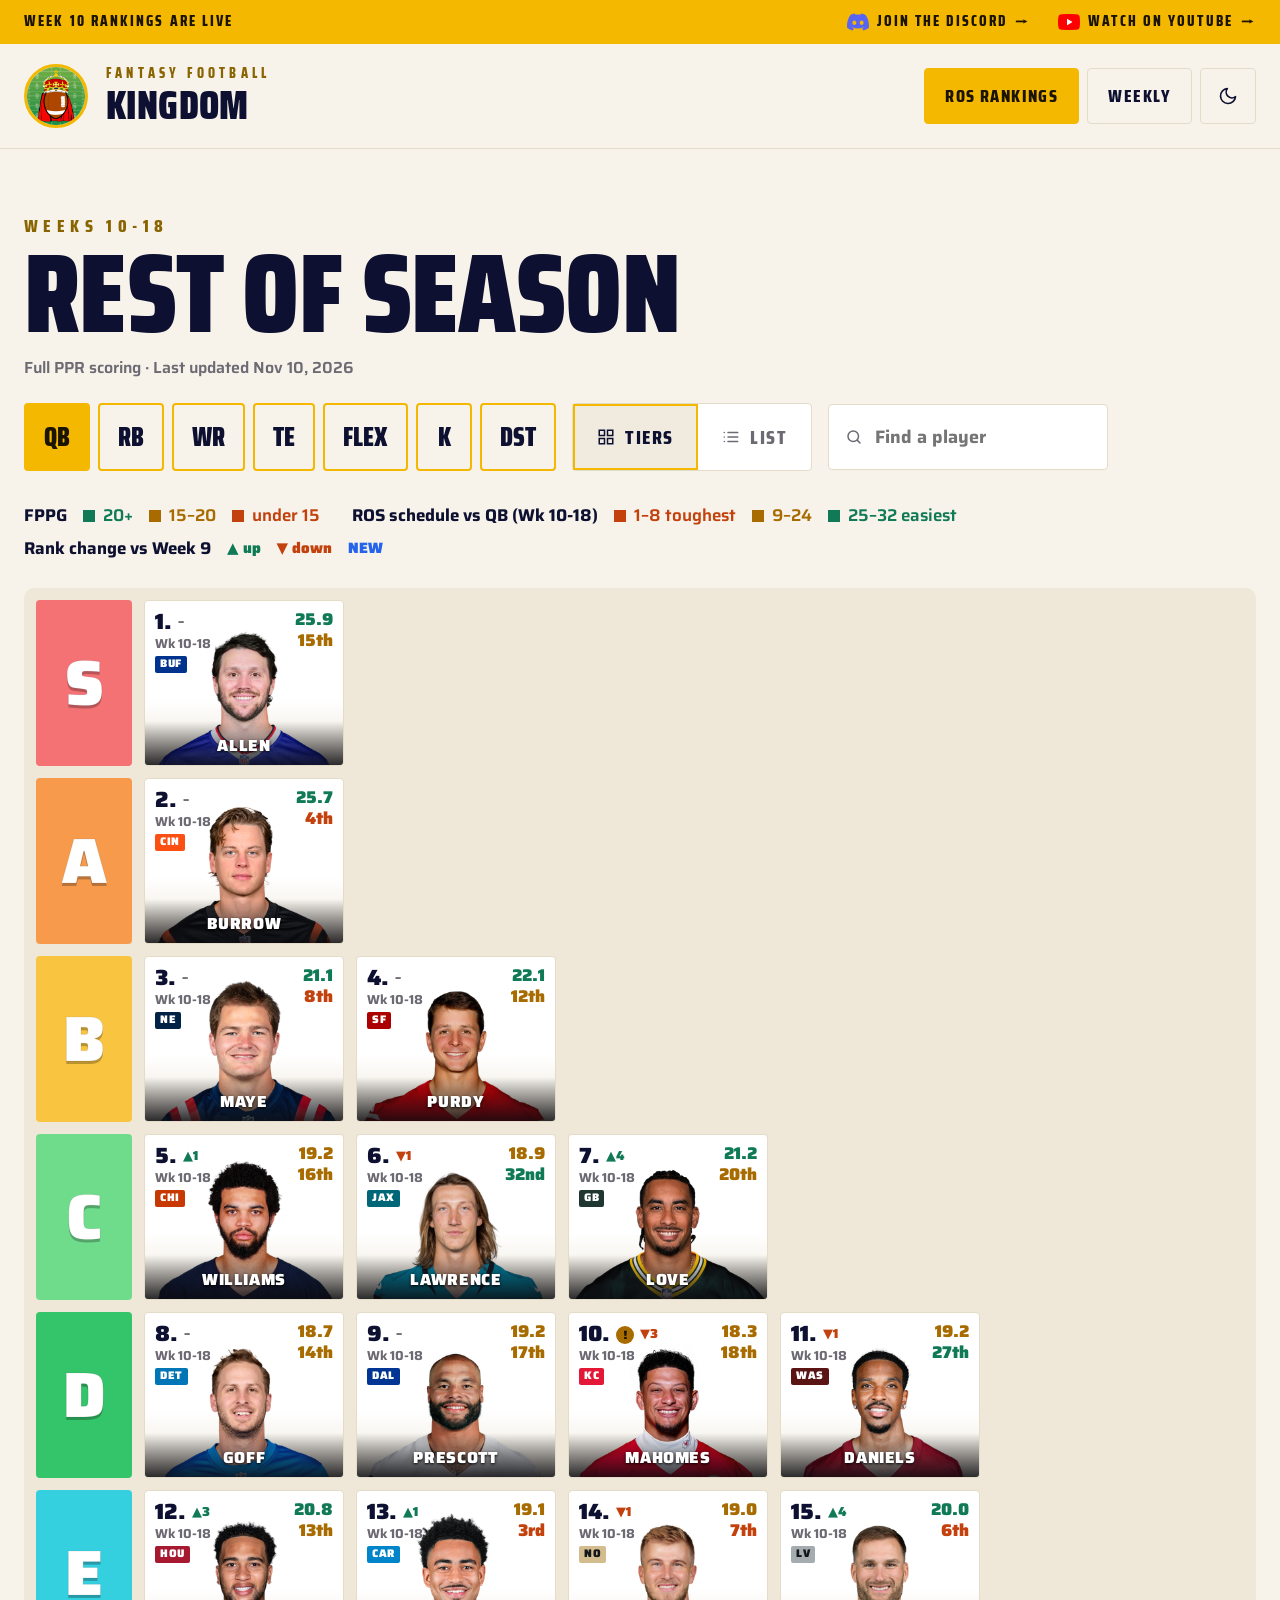
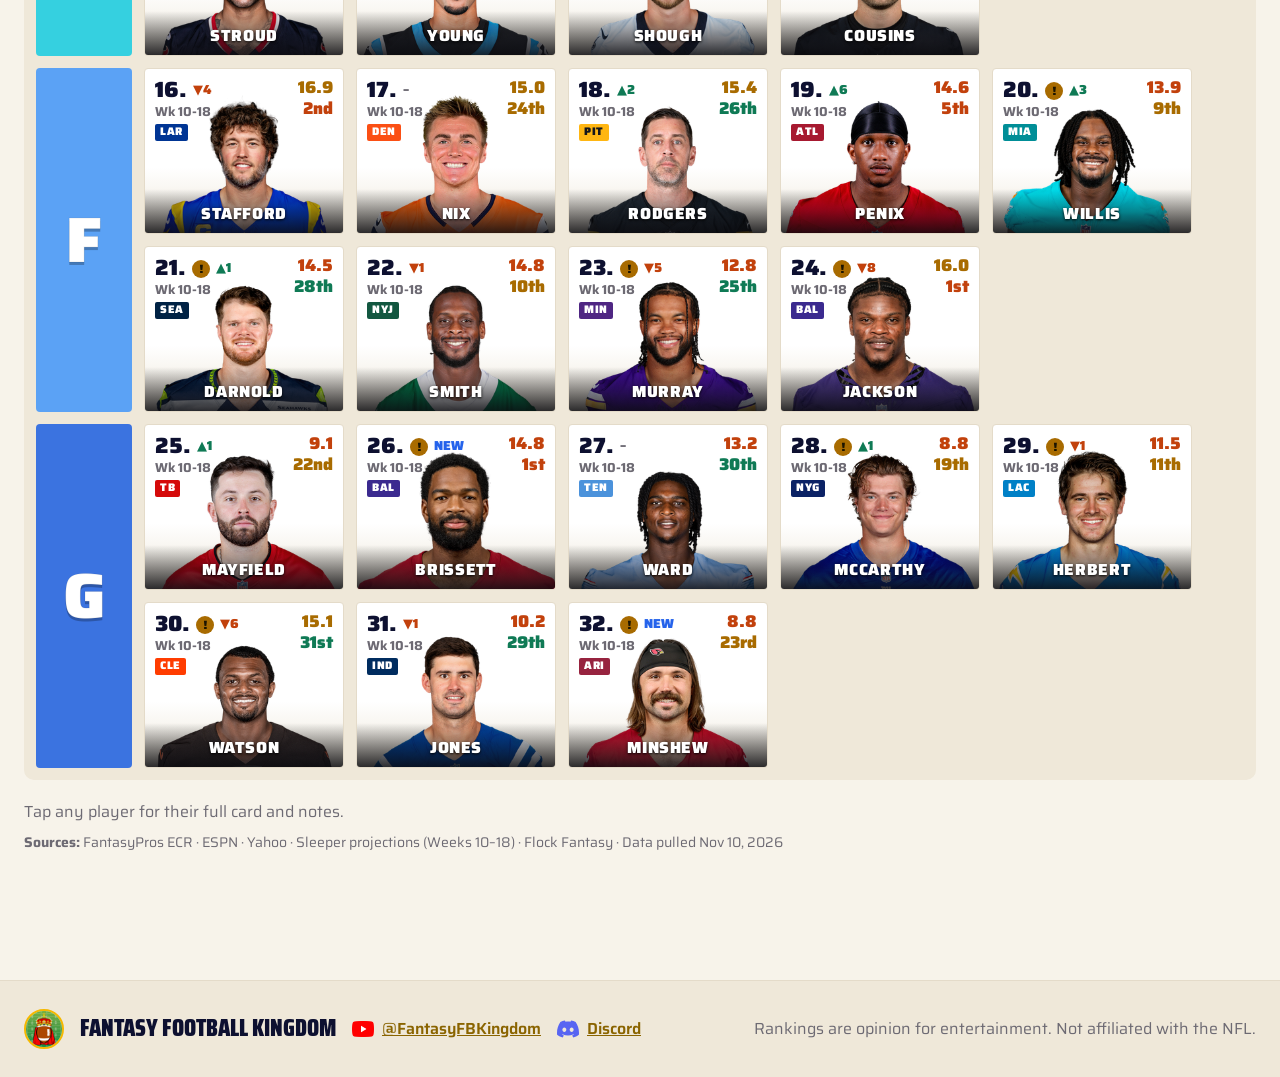
<file: docs/index.html>
<!doctype html>
<html lang="en">
<head>
  <meta charset="utf-8">
  <meta name="viewport" content="width=device-width, initial-scale=1">
  <title>Rest of Season Rankings · Fantasy Football Kingdom</title>
  <meta name="description" content="Rest-of-season fantasy football rankings by position, in tiers, from Fantasy Football Kingdom.">
  <meta property="og:type" content="website">
  <meta property="og:site_name" content="Fantasy Football Kingdom">
  <meta property="og:title" content="Rest of Season Rankings · Fantasy Football Kingdom">
  <meta property="og:description" content="Rest-of-season fantasy football rankings by position, in tiers, from Fantasy Football Kingdom.">
  <meta property="og:url" content="https://fantasyfbkingdom.github.io/fantasy-fb-kingdom-website/">
  <meta property="og:image" content="https://fantasyfbkingdom.github.io/fantasy-fb-kingdom-website/assets/youtube_pfp.png">
  <meta name="twitter:card" content="summary">
  <link rel="icon" href="assets/youtube_pfp.png" type="image/png">
  <script>try { var t = localStorage.getItem('ffk-theme'); if (t) document.documentElement.setAttribute('data-theme', t); } catch (e) {}</script>
  <link rel="preconnect" href="https://fonts.googleapis.com">
  <link rel="preconnect" href="https://fonts.gstatic.com" crossorigin>
  <link href="https://fonts.googleapis.com/css2?family=Saira:wght@400;500;600;700;800;900&family=Saira+Condensed:wght@600;700;800;900&display=swap" rel="stylesheet">
  <link rel="stylesheet" href="css/styles.css">
</head>
<body data-page="ros">
  <div id="site-header"></div>
  <main id="main" class="container"></main>
  <div id="site-footer"></div>
  <script src="js/common.js"></script>
  <script src="js/player-card.js"></script>
  <script src="js/rankings.js"></script>
</body>
</html>
</file>
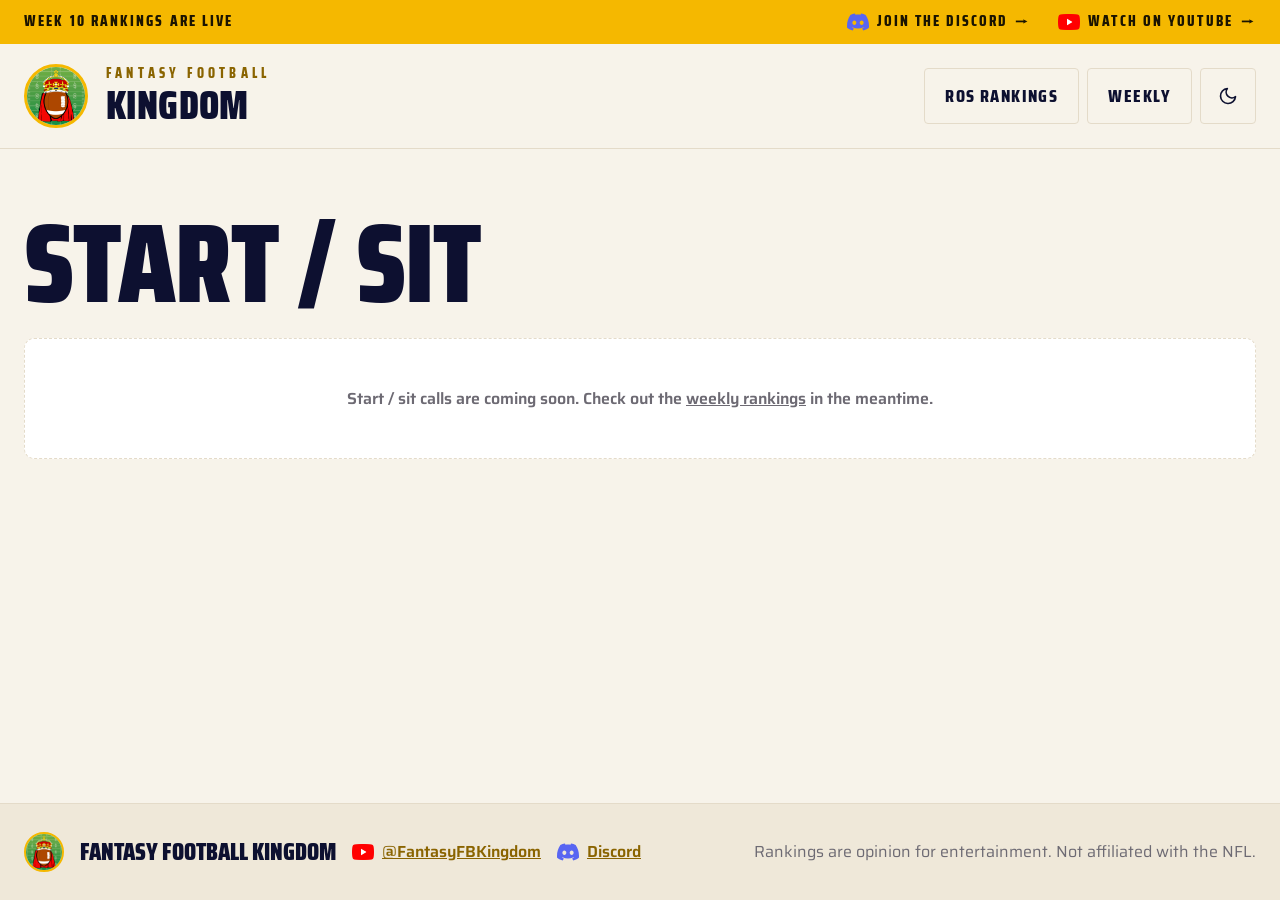
<file: docs/start-sit.html>
<!doctype html>
<html lang="en">
<head>
  <meta charset="utf-8">
  <meta name="viewport" content="width=device-width, initial-scale=1">
  <title>Start / Sit · Fantasy Football Kingdom</title>
  <meta name="description" content="Weekly start/sit calls for every featured game, with matchup stats.">
  <meta property="og:type" content="website">
  <meta property="og:site_name" content="Fantasy Football Kingdom">
  <meta property="og:title" content="Start / Sit · Fantasy Football Kingdom">
  <meta property="og:description" content="Weekly start/sit calls for every featured game, with matchup stats.">
  <meta property="og:url" content="https://fantasyfbkingdom.github.io/fantasy-fb-kingdom-website/start-sit.html">
  <meta property="og:image" content="https://fantasyfbkingdom.github.io/fantasy-fb-kingdom-website/assets/youtube_pfp.png">
  <meta name="twitter:card" content="summary">
  <link rel="icon" href="assets/youtube_pfp.png" type="image/png">
  <script>try { var t = localStorage.getItem('ffk-theme'); if (t) document.documentElement.setAttribute('data-theme', t); } catch (e) {}</script>
  <link rel="preconnect" href="https://fonts.googleapis.com">
  <link rel="preconnect" href="https://fonts.gstatic.com" crossorigin>
  <link href="https://fonts.googleapis.com/css2?family=Saira:wght@400;500;600;700;800;900&family=Saira+Condensed:wght@600;700;800;900&display=swap" rel="stylesheet">
  <link rel="stylesheet" href="css/styles.css">
</head>
<body data-page="startsit">
  <div id="site-header"></div>
  <main id="main" class="container"></main>
  <div id="site-footer"></div>
  <script src="js/common.js"></script>
  <script src="js/player-card.js"></script>
  <script src="js/start-sit.js"></script>
</body>
</html>
</file>
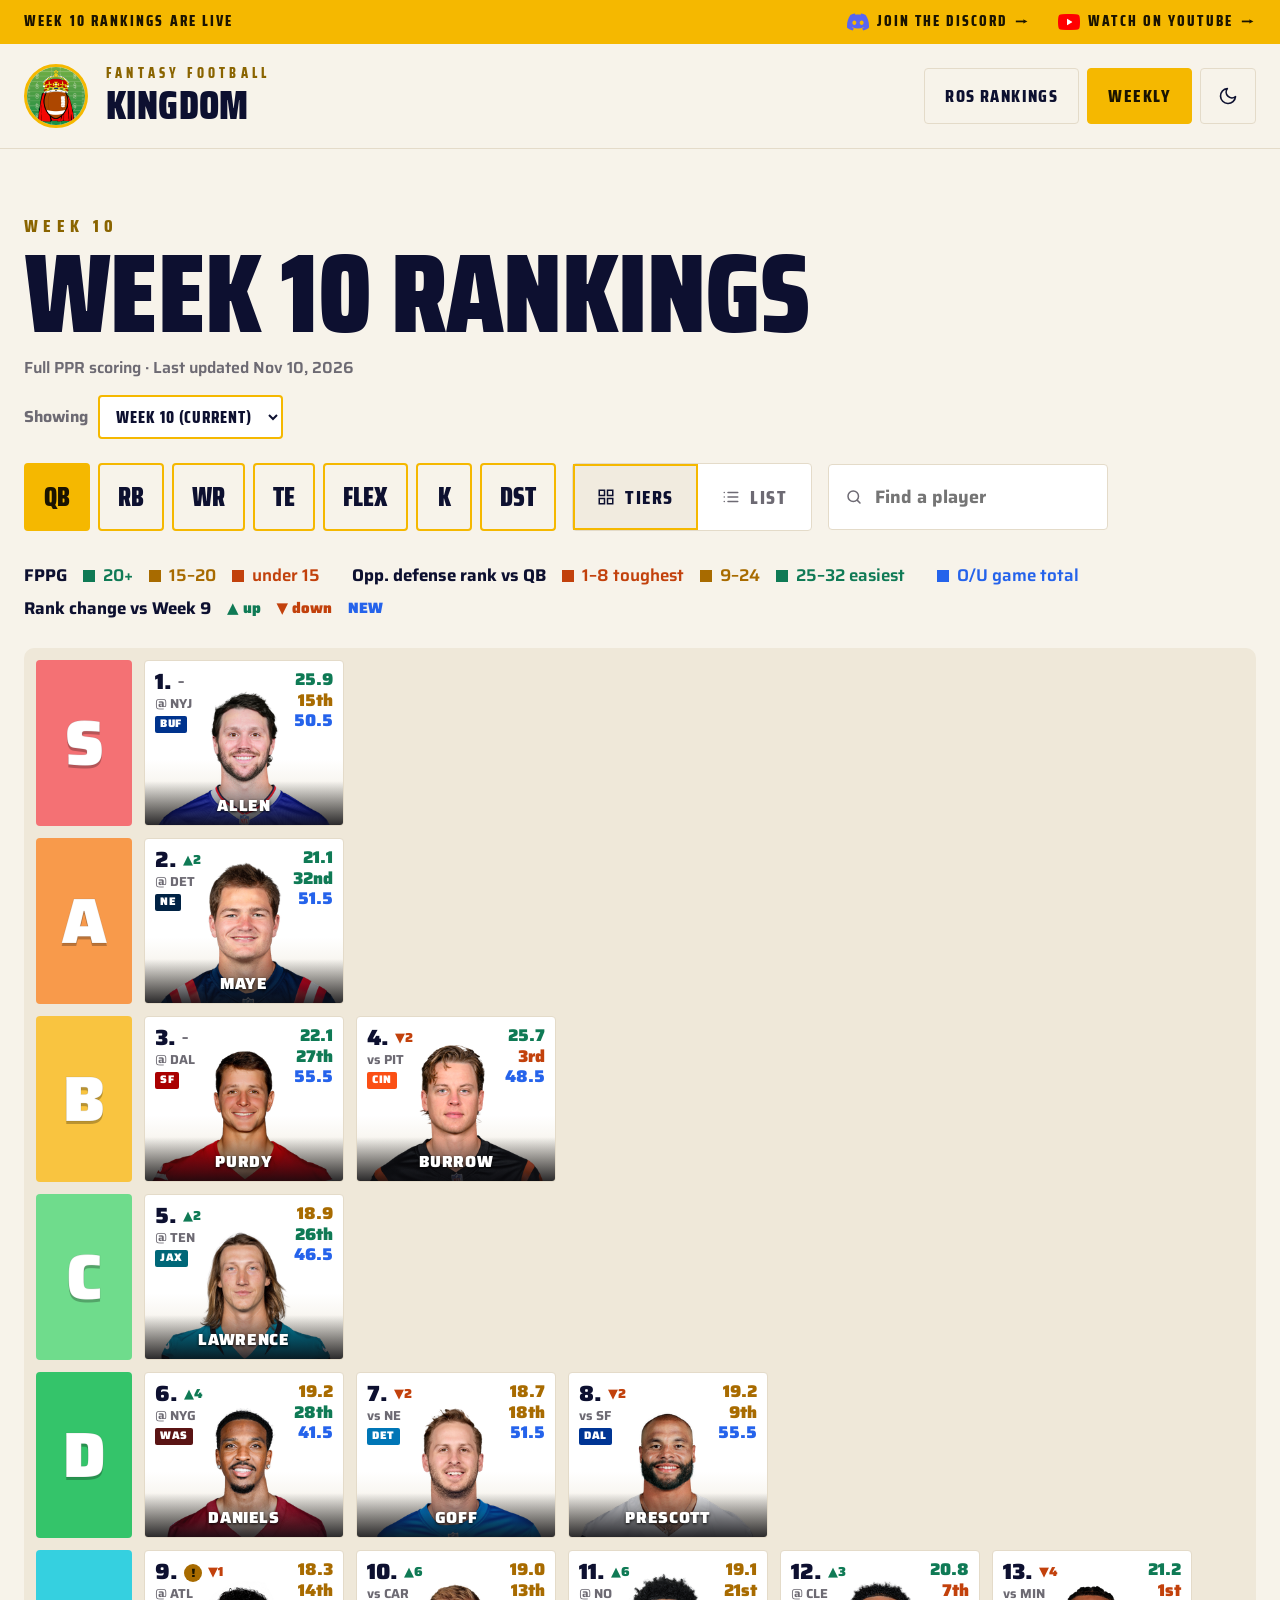
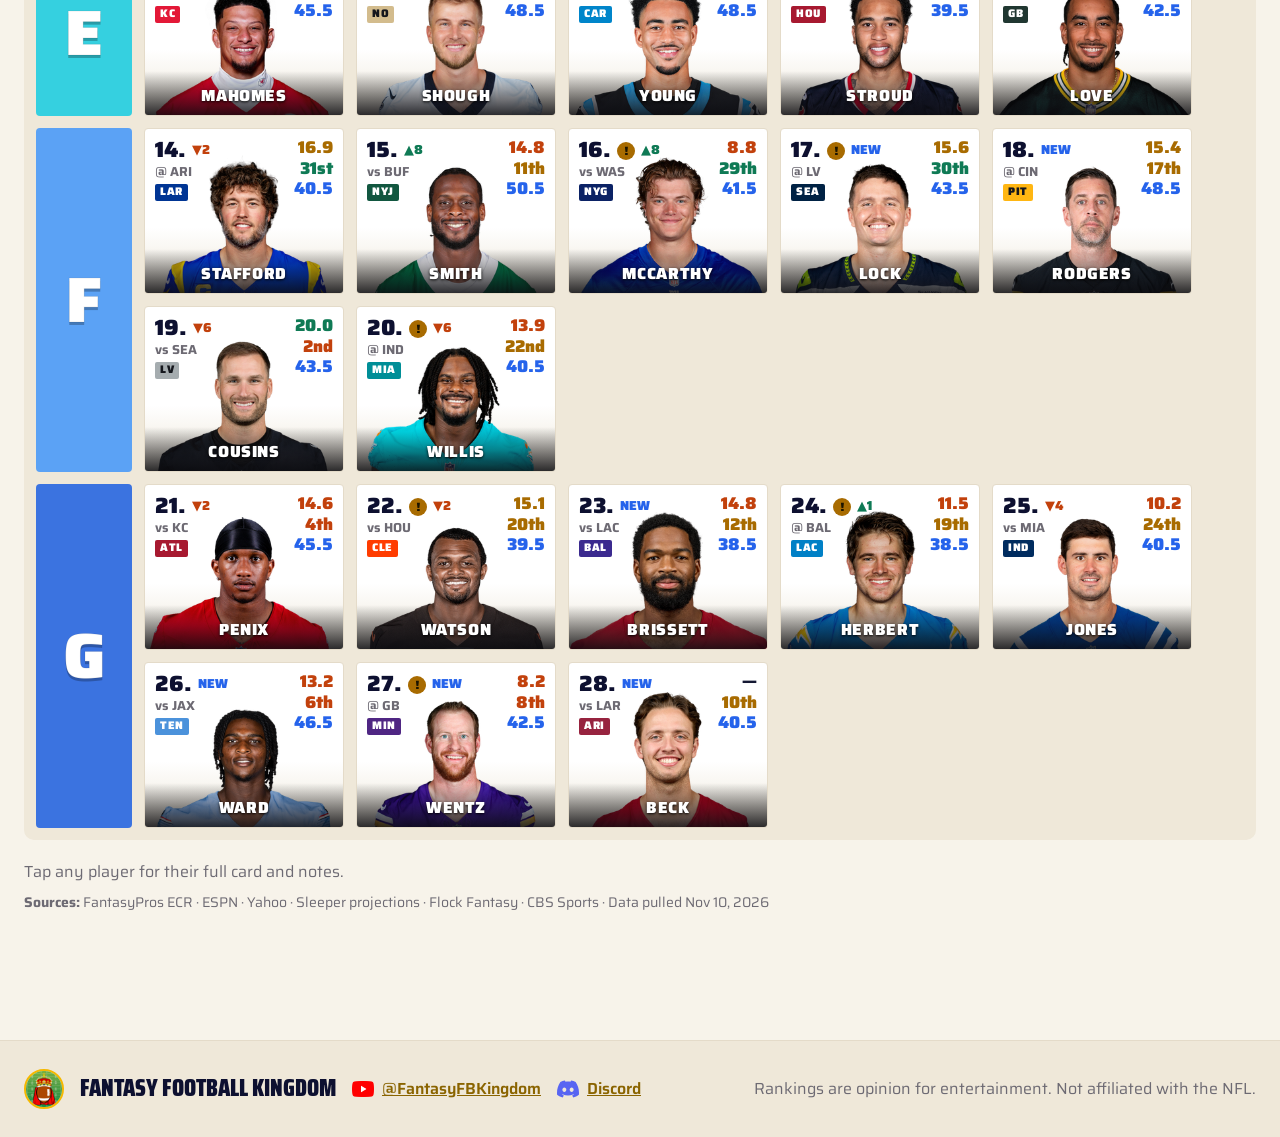
<file: docs/weekly.html>
<!doctype html>
<html lang="en">
<head>
  <meta charset="utf-8">
  <meta name="viewport" content="width=device-width, initial-scale=1">
  <title>Weekly Rankings · Fantasy Football Kingdom</title>
  <meta name="description" content="This week's fantasy football rankings by position, with matchups and game totals.">
  <meta property="og:type" content="website">
  <meta property="og:site_name" content="Fantasy Football Kingdom">
  <meta property="og:title" content="Weekly Rankings · Fantasy Football Kingdom">
  <meta property="og:description" content="This week's fantasy football rankings by position, with matchups and game totals.">
  <meta property="og:url" content="https://fantasyfbkingdom.github.io/fantasy-fb-kingdom-website/weekly.html">
  <meta property="og:image" content="https://fantasyfbkingdom.github.io/fantasy-fb-kingdom-website/assets/youtube_pfp.png">
  <meta name="twitter:card" content="summary">
  <link rel="icon" href="assets/youtube_pfp.png" type="image/png">
  <script>try { var t = localStorage.getItem('ffk-theme'); if (t) document.documentElement.setAttribute('data-theme', t); } catch (e) {}</script>
  <link rel="preconnect" href="https://fonts.googleapis.com">
  <link rel="preconnect" href="https://fonts.gstatic.com" crossorigin>
  <link href="https://fonts.googleapis.com/css2?family=Saira:wght@400;500;600;700;800;900&family=Saira+Condensed:wght@600;700;800;900&display=swap" rel="stylesheet">
  <link rel="stylesheet" href="css/styles.css">
</head>
<body data-page="weekly">
  <div id="site-header"></div>
  <main id="main" class="container"></main>
  <div id="site-footer"></div>
  <script src="js/common.js"></script>
  <script src="js/player-card.js"></script>
  <script src="js/rankings.js"></script>
</body>
</html>
</file>
<file: docs/css/styles.css>
/* =========================================================
   Fantasy Football Kingdom — styles
   Colors are tokens on :root. Light theme overrides below.
   ========================================================= */

:root {
  --bg: #1f2024;
  --bg-soft: #26272c;
  --surface: #2b2c32;
  --surface-2: #33343b;
  --surface-3: #3b3c44;
  --border: #3c3d45;
  --text: #f6f1e4;
  --text-strong: #ffffff;
  --muted: #a0a1ad;
  --gold: #f5b800;
  --gold-ink: #1b1400;
  --gold-text: #f5b800;
  --good: #34d399;
  --mid: #f5b800;
  --bad: #f87171;
  --blue: #60a5fa;
  --start: #22c55e;
  --sit: #f59e0b;
  --tier-s: #f87171;
  --tier-a: #fb923c;
  --tier-b: #eab308;
  --tier-c: #4ade80;
  --tier-d: #16a34a;
  --shadow: 0 10px 30px rgba(0, 0, 0, .35);
  --board-bg: #18191d;
  --card-ink: #14161c;

  --font-display: "Saira Condensed", "Arial Narrow", sans-serif;
  --font-body: "Saira", system-ui, -apple-system, "Segoe UI", sans-serif;
  --radius: 10px;
  --gutter: 24px;
  color-scheme: dark;
}

/* Light theme: used when the visitor's system is light (and they haven't picked dark) or they chose light. */
@media (prefers-color-scheme: light) {
  :root:not([data-theme="dark"]) {
    --bg: #f7f3ea;
    --bg-soft: #efe8d9;
    --surface: #ffffff;
    --surface-2: #f1ebdf;
    --surface-3: #e7dfcf;
    --border: #e4dbc9;
    --text: #141833;
    --text-strong: #0d1030;
    --muted: #6d6a73;
    --good: #0f7a55;
    --mid: #a86b00;
    --bad: #c2410c;
    --blue: #2563eb;
    --gold-text: #8a6400;
    --shadow: 0 10px 30px rgba(60, 40, 0, .12);
    --board-bg: #ece5d6;
    color-scheme: light;
  }
}
:root[data-theme="light"] {
  --bg: #f7f3ea;
  --bg-soft: #efe8d9;
  --surface: #ffffff;
  --surface-2: #f1ebdf;
  --surface-3: #e7dfcf;
  --border: #e4dbc9;
  --text: #141833;
  --text-strong: #0d1030;
  --muted: #6d6a73;
  --good: #0f7a55;
  --mid: #a86b00;
  --bad: #c2410c;
  --blue: #2563eb;
  --gold-text: #8a6400;
  --shadow: 0 10px 30px rgba(60, 40, 0, .12);
  --board-bg: #ece5d6;
  color-scheme: light;
}
:root[data-theme="dark"] { color-scheme: dark; }

/* ---------- Base ---------- */
*, *::before, *::after { box-sizing: border-box; }
html { -webkit-text-size-adjust: 100%; }
body {
  margin: 0;
  background: var(--bg);
  color: var(--text);
  font-family: var(--font-body);
  font-size: 16px;
  line-height: 1.45;
  min-height: 100vh;
  display: flex;
  flex-direction: column;
}
main { flex: 1; width: 100%; }
a { color: inherit; }
button { font: inherit; color: inherit; cursor: pointer; }
img { max-width: 100%; }
.muted { color: var(--muted); }
.container { width: 100%; max-width: 1440px; margin: 0 auto; padding: 0 var(--gutter); }
/* Start / Sit gets extra room for the side-by-side matchup board. */
body[data-page="startsit"] .container { max-width: 1800px; }
:focus-visible { outline: 3px solid var(--gold); outline-offset: 2px; }

/* Value colors */
.c-good { color: var(--good); }
.c-mid { color: var(--mid); }
.c-bad { color: var(--bad); }
.c-blue { color: var(--blue); }

/* ---------- Banner + header ---------- */
.banner { background: var(--gold); color: var(--gold-ink); }
.banner-inner {
  display: flex; justify-content: space-between; align-items: center; gap: 16px;
  min-height: 44px; font-family: var(--font-display); font-weight: 800;
  text-transform: uppercase; letter-spacing: .14em; font-size: 15px;
}
.banner a { text-decoration: none; white-space: nowrap; }
.banner-links { display: flex; gap: 28px; }
.social-link { display: inline-flex; align-items: center; gap: 8px; }
.social-icon { flex: none; width: 22px; height: auto; }
.footer-brand img.social-icon { border: 0; border-radius: 0; }
.banner a:hover { text-decoration: underline; }

.site-header { border-bottom: 1px solid var(--border); background: var(--bg); }
.header-inner { display: flex; align-items: center; justify-content: space-between; gap: 16px; min-height: 104px; flex-wrap: wrap; padding-top: 12px; padding-bottom: 12px; }
.brand { display: flex; align-items: center; gap: 18px; text-decoration: none; }
.brand-logo { width: 64px; height: 64px; border-radius: 50%; flex: none; object-fit: cover; border: 3px solid var(--gold); }
.brand-text { display: flex; flex-direction: column; line-height: 1; }
.brand-kicker { font-family: var(--font-display); font-weight: 800; color: var(--gold-text); letter-spacing: .3em; text-transform: uppercase; font-size: 14px; }
.brand-name { font-family: var(--font-display); font-weight: 900; font-size: 40px; text-transform: uppercase; color: var(--text-strong); letter-spacing: .01em; margin-top: 6px; }

.main-nav { display: flex; gap: 8px; align-items: center; flex-wrap: wrap; }
.nav-btn {
  display: inline-flex; align-items: center; justify-content: center;
  min-height: 56px; padding: 0 20px; border: 1px solid var(--border); border-radius: 4px;
  background: var(--bg); text-decoration: none; font-family: var(--font-display); font-weight: 800;
  font-size: 18px; letter-spacing: .08em; text-transform: uppercase; color: var(--text-strong);
}
.nav-btn:hover { border-color: var(--gold); }
.nav-btn.is-active { background: var(--gold); border-color: var(--gold); color: var(--gold-ink); }
.icon-btn { padding: 0; width: 56px; }

/* ---------- Hero ---------- */
.hero {
  display: flex; align-items: flex-end; justify-content: space-between; gap: 24px 40px;
  flex-wrap: wrap; padding-top: 64px; padding-bottom: 24px;
}
.eyebrow {
  margin: 0 0 4px; color: var(--gold-text); font-family: var(--font-display); font-weight: 800;
  letter-spacing: .3em; text-transform: uppercase; font-size: 18px; display: flex; align-items: center; gap: 14px; flex-wrap: wrap;
}
.display {
  margin: 0; font-family: var(--font-display); font-weight: 900; text-transform: uppercase;
  font-size: clamp(56px, 9vw, 112px); line-height: .9; color: var(--text-strong); letter-spacing: -.005em;
}
.sample-badge {
  display: inline-block; background: var(--bad); color: #fff; border-radius: 3px; padding: 2px 8px;
  font-size: 12px; letter-spacing: .12em;
}
.hero-controls { display: flex; gap: 16px; flex-wrap: wrap; align-items: center; max-width: 100%; }
.past-badge {
  display: inline-block; background: var(--surface-3); color: var(--text-strong); border-radius: 3px; padding: 2px 8px;
  font-size: 12px; letter-spacing: .12em;
}

/* Week picker (Weekly page) */
.week-picker { display: inline-flex; align-items: center; gap: 10px; margin-top: 16px; font-weight: 700; color: var(--muted); }
.week-picker select {
  min-height: 44px; padding: 0 12px; border: 2px solid var(--gold); border-radius: 4px; background: var(--surface);
  color: var(--text-strong); font: 800 17px var(--font-display); letter-spacing: .06em; text-transform: uppercase; cursor: pointer;
}

/* Player search */
.search { position: relative; }
.search-box {
  display: flex; align-items: center; gap: 10px; min-height: 66px; padding: 0 16px; width: 280px; max-width: 100%;
  border: 1px solid var(--border); border-radius: 4px; background: var(--surface); color: var(--muted);
}
.search-box:focus-within { border-color: var(--gold); }
.search-box input {
  flex: 1; min-width: 0; border: 0; background: transparent; outline: none; color: var(--text-strong);
  font: 700 18px var(--font-body);
}
.search-results {
  position: absolute; z-index: 20; top: calc(100% + 6px); left: 0; width: 340px; max-width: calc(100vw - 32px);
  margin: 0; padding: 6px; list-style: none; background: var(--surface); border: 1px solid var(--border);
  border-radius: var(--radius); box-shadow: 0 12px 32px rgba(0, 0, 0, .3);
}
.sr-item { display: flex; align-items: center; gap: 12px; padding: 8px 10px; border-radius: 6px; cursor: pointer; }
.sr-item .avatar { width: 36px; height: 36px; font-size: 11px; }
.sr-item.is-active, .sr-item:hover { background: var(--surface-2); }
.sr-name { flex: 1; font-weight: 800; color: var(--text-strong); }
.sr-meta { color: var(--muted); font-weight: 700; font-size: 14px; white-space: nowrap; }
.sr-empty { padding: 10px; color: var(--muted); font-weight: 600; }
.is-found { outline: 3px solid var(--gold); outline-offset: -3px; }

/* Rank change vs previous week */
.move { display: inline-block; font: 900 13px/1 var(--font-body); letter-spacing: 0; white-space: nowrap; }
.move-up { color: var(--good); }
.move-down { color: var(--bad); }
.move-same { color: var(--muted); }
.move-new { color: var(--blue); text-transform: uppercase; }
.tcard-rank .move { margin-left: 6px; vertical-align: 3px; }
.legend .move { font-size: 15px; }
.rank-table .move-col .move { font-size: 17px; }
.rank-move { display: none; }

.pos-tabs { display: flex; gap: 8px; overflow-x: auto; max-width: 100%; scrollbar-width: none; }
.pos-tabs::-webkit-scrollbar { display: none; }
.pos-tab {
  min-width: 56px; min-height: 68px; padding: 0 18px; border: 2px solid var(--gold); border-radius: 4px;
  background: transparent; font-family: var(--font-display); font-weight: 900; font-size: 26px;
  color: var(--text-strong); flex: none;
}
.pos-tab:hover { background: color-mix(in srgb, var(--gold) 15%, transparent); }
.pos-tab.is-active { background: var(--gold); color: var(--gold-ink); }

.view-toggle { display: flex; border: 1px solid var(--border); border-radius: 4px; background: var(--surface); }
.view-toggle button {
  display: inline-flex; align-items: center; gap: 10px; min-height: 66px; padding: 0 22px;
  background: transparent; border: 2px solid transparent; font-family: var(--font-display); font-weight: 800;
  font-size: 20px; letter-spacing: .08em; text-transform: uppercase; color: var(--muted);
}
.view-toggle button.is-active { color: var(--text-strong); border-color: var(--gold); background: var(--surface-2); }

/* ---------- Legend ---------- */
.legend { display: flex; flex-wrap: wrap; gap: 8px 32px; padding: 8px 0 28px; font-weight: 600; font-size: 17px; }
.legend-group { display: inline-flex; flex-wrap: wrap; gap: 6px 16px; align-items: center; }
.legend b { color: var(--text-strong); }
.sw::before { content: ""; display: inline-block; width: 12px; height: 12px; background: currentColor; margin-right: 8px; vertical-align: -1px; }

/* ---------- Tier board ---------- */
.tier-board { background: var(--bg-soft); border-radius: var(--radius); padding: 12px; display: grid; gap: 12px; }
.tier-row { display: grid; grid-template-columns: 96px 1fr; gap: 12px; }
.tier-label {
  display: flex; align-items: center; justify-content: center; border-radius: 4px; min-height: 166px;
  font-family: "Arial Black", var(--font-body); font-weight: 900; font-size: 64px; color: #fff;
  text-shadow: 0 3px 0 rgba(0, 0, 0, .25); -webkit-text-stroke: 1px rgba(0,0,0,.08);
}
.tier-S { background: var(--tier-s); }
.tier-A { background: var(--tier-a); }
.tier-B { background: var(--tier-b); }
.tier-C { background: var(--tier-c); }
.tier-D { background: var(--tier-d); }
.tier-cards { display: flex; flex-wrap: wrap; gap: 12px; align-content: flex-start; }

.tcard {
  position: relative; width: 200px; height: 166px; border: 1px solid var(--border); border-radius: 4px;
  background: linear-gradient(180deg, var(--surface) 0%, var(--surface) 60%, var(--board-bg) 100%);
  padding: 10px; text-align: left; overflow: hidden; display: block;
  transition: transform .12s ease, border-color .12s ease;
}
.tcard:hover { transform: translateY(-2px); border-color: var(--gold); }
.tcard-left { position: absolute; top: 10px; left: 10px; display: flex; flex-direction: column; gap: 2px; z-index: 2; align-items: flex-start; }
.tcard-rank { font-family: "Arial Black", var(--font-body); font-weight: 900; font-size: 22px; line-height: 1; color: var(--text-strong); }
.tcard-sub { font-size: 13px; font-weight: 700; color: var(--muted); }
.tcard-stats {
  position: absolute; top: 8px; right: 10px; z-index: 2; display: flex; flex-direction: column; align-items: flex-end;
  font-family: "Arial Black", var(--font-body); font-weight: 900; font-size: 17px; line-height: 1.2;
}
.tcard-name {
  position: absolute; left: 0; right: 0; bottom: 8px; text-align: center; z-index: 3;
  font-family: "Arial Black", var(--font-body); font-weight: 900; font-size: 16px; letter-spacing: .04em;
  text-transform: uppercase; color: var(--text-strong);
  text-shadow: 0 1px 4px var(--surface);
  white-space: nowrap; overflow: hidden; text-overflow: ellipsis; padding: 0 8px;
}
.team-chip {
  display: inline-block; background: var(--team); color: var(--on-team); border-radius: 2px;
  font-size: 11px; font-weight: 900; letter-spacing: .06em; padding: 1px 5px; line-height: 1.3;
}

/* Silhouette (head + shoulders) */
.sil { position: absolute; left: 50%; bottom: 0; transform: translateX(-50%); width: 124px; height: 120px; z-index: 1; }
/* Defenses: team circle (same as list view), enlarged and centered. */
.tcard-badge { position: absolute; left: 50%; top: 58%; transform: translate(-50%, -50%); z-index: 1; }
.tcard-badge .avatar { width: 76px; height: 76px; font-size: 22px; }
.sil-body {
  position: absolute; left: 0; right: 0; bottom: 0; height: 58px; border-radius: 70px 70px 0 0;
  background: linear-gradient(180deg, var(--team) 0%, color-mix(in srgb, var(--team) 50%, var(--surface)) 55%, var(--surface) 100%);
}
.sil-head {
  position: absolute; left: 50%; top: 4px; transform: translateX(-50%); width: 60px; height: 70px;
  border-radius: 30px; background: var(--surface-3); display: flex; align-items: center; justify-content: center;
  font-weight: 900; font-size: 18px; color: var(--muted);
}
.sil-photo {
  position: absolute; inset: 0; width: 100%; height: 100%; object-fit: contain; object-position: bottom;
}
/* When a headshot exists: drop the placeholder head, enlarge the photo, fade the bottom so the name stays readable. */
.sil:has(.sil-photo) { width: 100%; height: 148px; }
.sil:has(.sil-photo) .sil-head,
.sil:has(.sil-photo) .sil-body { display: none; }
.tcard:has(.sil-photo)::after {
  content: ""; position: absolute; left: 0; right: 0; bottom: 0; height: 44px; z-index: 2;
  background: linear-gradient(180deg, transparent, rgba(10, 10, 14, .85));
}
.tcard:has(.sil-photo) .tcard-name { color: #fff; text-shadow: 0 1px 3px #000; }
/* Hide initials behind any loaded headshot (transparent photos would show them). */
.avatar:has(.avatar-photo) { background: transparent; }
.avatar:has(.avatar-photo) > span,
.ss-art:has(.ss-art-photo) > span,
.pc-photo:has(.pc-photo-img) > span { visibility: hidden; }

/* ---------- List view ---------- */
.list-wrap { border: 1px solid var(--border); border-radius: var(--radius); overflow: hidden; background: var(--surface); }
.rank-table { width: 100%; border-collapse: collapse; }
.rank-table th {
  text-align: left; font-family: var(--font-display); font-weight: 800; text-transform: uppercase; letter-spacing: .1em;
  font-size: 15px; color: var(--muted); padding: 18px 20px; background: var(--surface);
}
.rank-table td { padding: 12px 20px; border-top: 1px solid var(--border); }
.rank-table .num { text-align: right; font-family: var(--font-display); font-weight: 900; font-size: 24px; white-space: nowrap; text-transform: uppercase; }
.rank-table th.num { font-size: 15px; }
.rank-col { width: 64px; font-family: var(--font-display); font-weight: 900; font-size: 26px; color: var(--gold-text); }
.rank-table tbody tr[data-id] { cursor: pointer; background: var(--surface); }
.rank-table tbody tr[data-id]:hover { background: var(--surface-2); }
.tier-head td { background: var(--surface-2); padding: 14px 20px; }
.tier-pill {
  display: inline-flex; align-items: center; justify-content: center; width: 38px; height: 38px; border-radius: 3px;
  font-family: var(--font-display); font-weight: 900; font-size: 22px; color: #fff; vertical-align: middle;
}
.tier-count { color: var(--muted); font-weight: 600; vertical-align: middle; margin-left: 12px; }
.player-cell { display: flex; align-items: center; gap: 18px; }
.player-name { display: block; font-weight: 800; font-size: 20px; color: var(--text-strong); line-height: 1.15; }
.player-sub { display: block; font-weight: 700; color: var(--muted); font-size: 16px; }
.player-cell > span:last-child { flex: 1; min-width: 0; }
/* width 0 + min-width 100%: the note fills the space left in the column but never widens the table */
.player-note {
  display: block; width: 0; min-width: 100%; max-width: 520px; margin-top: 2px; font-size: 14px; font-weight: 600; color: var(--gold-text);
  white-space: nowrap; overflow: hidden; text-overflow: ellipsis;
}

.avatar {
  position: relative; flex: none; width: 52px; height: 52px; border-radius: 50%; overflow: hidden;
  background: var(--team); color: var(--on-team); display: inline-flex; align-items: center; justify-content: center;
  font-weight: 900; font-size: 15px;
}
.avatar-photo {
  position: absolute; inset: 0; width: 100%; height: 100%; object-fit: cover; object-position: center bottom;
  transform: scale(1.12); transform-origin: 50% 100%;
}

.hint { color: var(--muted); padding: 20px 0 8px; margin: 0; }
.page-meta { margin: 12px 0 0; color: var(--muted); font-weight: 600; }
.sources { color: var(--muted); font-size: 14px; margin: 0; padding: 0 0 48px; }
.sources a { color: var(--gold-text); }
.not-found { padding-top: 64px; padding-bottom: 64px; display: flex; flex-direction: column; align-items: flex-start; gap: 12px; }
.not-found .brand { margin-bottom: 32px; }
.not-found .main-nav { margin-top: 16px; }
.empty-box, .error-box {
  border: 1px dashed var(--border); border-radius: var(--radius); padding: 48px 24px; text-align: center;
  color: var(--muted); background: var(--surface); font-weight: 600;
}
.error-box { margin: 48px 0; border-color: var(--bad); }
.error-box h2 { color: var(--text-strong); margin-top: 0; }

/* ---------- Footer ---------- */
.site-footer { border-top: 1px solid var(--border); background: var(--bg-soft); margin-top: 80px; }
.footer-inner { display: flex; align-items: center; justify-content: space-between; gap: 16px; flex-wrap: wrap; padding-top: 28px; padding-bottom: 28px; }
.footer-brand { display: flex; align-items: center; gap: 16px; flex-wrap: wrap; }
.footer-brand img { border-radius: 50%; object-fit: cover; border: 2px solid var(--gold); }
.footer-name { font-family: var(--font-display); font-weight: 900; font-size: 24px; text-transform: uppercase; color: var(--text-strong); }
.footer-brand a { color: var(--gold-text); font-weight: 600; }
.footer-note { margin: 0; color: var(--muted); }

/* ---------- Player card pop-up ---------- */
.pc-dialog {
  border: 0; padding: 0; background: transparent; color: var(--text);
  width: min(1460px, calc(100vw - 32px)); max-width: none; max-height: calc(100vh - 32px);
}
.pc-dialog::backdrop { background: rgba(8, 8, 12, .72); backdrop-filter: blur(2px); }
.pc { background: var(--bg); border-radius: 14px; overflow: hidden; box-shadow: var(--shadow); }
.pc-head {
  position: relative; display: flex; gap: 24px 36px; align-items: center; flex-wrap: wrap;
  padding: 28px 32px; color: #fff; border-bottom: 3px solid var(--gold);
  background: linear-gradient(120deg, color-mix(in srgb, var(--team) 85%, #000) 0%, color-mix(in srgb, var(--team) 45%, #12131a) 100%);
}
.pc-photo {
  position: relative; width: 140px; height: 140px; flex: none; border-radius: 4px; overflow: hidden;
  display: flex; align-items: center; justify-content: center; font-family: var(--font-display); font-weight: 900; font-size: 56px;
  color: rgba(255,255,255,.6);
  background: repeating-linear-gradient(135deg, rgba(255,255,255,.08) 0 10px, rgba(255,255,255,.02) 10px 20px), rgba(0,0,0,.25);
}
.pc-photo-img { position: absolute; inset: 0; width: 100%; height: 100%; object-fit: cover; }
.pc-id { flex: 1 1 280px; min-width: 0; }
.pc-first { font-family: var(--font-display); font-weight: 800; font-size: 28px; text-transform: uppercase; line-height: 1; }
.pc-last { margin: 0; font-family: var(--font-display); font-weight: 900; font-size: clamp(48px, 7vw, 84px); text-transform: uppercase; line-height: .95; }
.pc-bio { margin-top: 10px; color: var(--gold); font-family: var(--font-display); font-weight: 800; font-size: 19px; text-transform: uppercase; letter-spacing: .03em; }
.pc-bio .sep { opacity: .7; margin: 0 4px; }
.pc-head-right { display: flex; flex-direction: column; align-items: flex-end; gap: 16px; margin-left: auto; }
.pc-chips { display: flex; gap: 10px; align-items: center; flex-wrap: wrap; justify-content: flex-end; }
.chip {
  display: inline-flex; align-items: center; gap: 8px; min-height: 40px; padding: 0 14px; border-radius: 4px;
  font-family: var(--font-display); font-weight: 900; font-size: 18px; text-transform: uppercase; color: #fff;
}
.chip-outline { border: 2px solid var(--gold); color: #fff; background: rgba(0,0,0,.25); }
.chip-status { background: rgba(255,255,255,.14); }
.chip-status i { width: 8px; height: 8px; border-radius: 50%; background: #c9c9d1; }
.chip-status.ok i { background: #34d399; }
.chip-status.warn i { background: #f5b800; }
.chip-status.bad i { background: #f87171; }
.pc-close {
  width: 44px; height: 44px; border-radius: 50%; border: 0; background: rgba(0,0,0,.45); color: #fff; font-size: 18px;
}
.pc-close:hover { background: rgba(0,0,0,.7); }
.pc-head-boxes { display: flex; gap: 20px; align-items: stretch; flex-wrap: wrap; justify-content: flex-end; }
.pc-panic { background: rgba(0,0,0,.3); border: 1px solid rgba(255,255,255,.12); border-radius: 8px; padding: 14px 18px; min-width: 210px; }
.pc-panic-top { display: flex; justify-content: space-between; align-items: baseline; font-family: var(--font-display); font-weight: 800; text-transform: uppercase; letter-spacing: .04em; }
.pc-panic-top b { font-size: 28px; }
.pc-panic-top small { font-size: 14px; }
.pc-panic-bar { display: flex; gap: 4px; margin: 8px 0; }
.pc-panic-bar i { flex: 1; height: 10px; border-radius: 2px; background: rgba(255,255,255,.18); }
.pc-panic.lvl-good b, .pc-panic.lvl-good .pc-panic-label { color: #34d399; }
.pc-panic.lvl-mid b, .pc-panic.lvl-mid .pc-panic-label { color: #f5b800; }
.pc-panic.lvl-bad b, .pc-panic.lvl-bad .pc-panic-label { color: #f87171; }
.pc-panic.lvl-good .pc-panic-bar i.on { background: #34d399; }
.pc-panic.lvl-mid .pc-panic-bar i.on { background: #f5b800; }
.pc-panic.lvl-bad .pc-panic-bar i.on { background: #f87171; }
.pc-panic-label { font-family: var(--font-display); font-weight: 800; text-transform: uppercase; letter-spacing: .04em; }
.pc-ppg { display: flex; gap: 24px; align-items: center; background: #15161b; border-radius: 10px; padding: 16px 24px; }
.pc-ppg-num { font-family: var(--font-display); font-weight: 900; font-size: 64px; line-height: .9; }
.pc-ppg .c-good { color: #34d399; } .pc-ppg .c-mid { color: #f5b800; } .pc-ppg .c-bad { color: #f87171; }
.pc-ppg-label { font-family: var(--font-display); font-weight: 800; text-transform: uppercase; color: #c9c9d1; letter-spacing: .04em; }
.pc-ppg-cmp { border-left: 1px solid rgba(255,255,255,.2); padding-left: 24px; display: flex; flex-direction: column; }
.pc-ppg-cmp-label { font-family: var(--font-display); font-weight: 800; text-transform: uppercase; color: #c9c9d1; }
.pc-ppg-diff { font-family: var(--font-display); font-weight: 900; font-size: 36px; line-height: 1.05; }
.pc-ppg-last { font-weight: 600; color: #fff; }

.pc-body {
  display: grid; grid-template-columns: minmax(0, 1.65fr) minmax(0, 1fr); gap: 28px; padding: 32px;
  background: var(--bg);
}
.pc-full { grid-column: 1 / -1; }
.pc-empty { color: var(--muted); text-align: center; padding: 32px; margin: 0; font-weight: 600; }
.pc-notes {
  grid-column: 1 / -1; border: 1px solid color-mix(in srgb, var(--mid) 55%, transparent); border-left: 4px solid var(--mid);
  background: color-mix(in srgb, var(--mid) 10%, var(--surface)); border-radius: 8px; padding: 12px 16px;
}
.pc-notes b { font-family: var(--font-display); font-weight: 900; text-transform: uppercase; letter-spacing: .06em; color: var(--text-strong); }
.pc-notes ul, .pc-list { margin: 6px 0 0; padding-left: 20px; }
.pc-notes li, .pc-list li { margin: 2px 0; }
.pc-small { margin: 12px 0 0; color: var(--muted); font-size: 14px; }
.pc-jersey {
  position: absolute; right: 34%; top: 50%; transform: translateY(-50%); pointer-events: none;
  font-family: var(--font-display); font-weight: 900; font-size: 220px; line-height: 1; color: rgba(255, 255, 255, .07);
}
.pc-head { isolation: isolate; }
.pc-jersey { z-index: -1; }
/* "!" marker for players with injury or data notes */
.flag-mark {
  display: inline-flex; align-items: center; justify-content: center; width: 18px; height: 18px; margin-left: 6px;
  border-radius: 50%; background: var(--mid); color: #1b1400; font: 900 12px/1 var(--font-body); vertical-align: 2px;
}
.pc-main, .pc-side { display: flex; flex-direction: column; gap: 28px; min-width: 0; }
.pc-tiles { display: grid; grid-template-columns: repeat(auto-fill, minmax(150px, 1fr)); gap: 16px; }
.pc-tile, .pc-panel, .pc-log-wrap { background: var(--surface); border: 1px solid var(--border); border-radius: 10px; }
.pc-tile { padding: 18px; }
.pc-tile-label { font-family: var(--font-display); font-weight: 800; text-transform: uppercase; color: var(--muted); letter-spacing: .04em; }
.pc-tile-value { font-family: var(--font-display); font-weight: 900; font-size: 40px; color: var(--text-strong); line-height: 1.15; }
.pc-tile-note { color: var(--muted); margin-top: 6px; font-size: 15px; }
.meter { height: 6px; border-radius: 3px; background: var(--surface-3); overflow: hidden; margin-top: 6px; }
.meter i { display: block; height: 100%; background: var(--gold); border-radius: 3px; }
.meter-green i { background: var(--good); }

.pc-section-head { display: flex; justify-content: space-between; align-items: baseline; gap: 12px; margin-bottom: 14px; flex-wrap: wrap; }
.pc-section-head h3 { margin: 0; font-family: var(--font-display); font-weight: 900; font-size: 32px; text-transform: uppercase; color: var(--text-strong); line-height: 1; }
.pc-section-head span { font-family: var(--font-display); font-weight: 800; text-transform: uppercase; color: var(--muted); letter-spacing: .06em; }
.pc-log-wrap { overflow-x: auto; }
.pc-log { width: 100%; border-collapse: collapse; font-size: 18px; }
.pc-log th { font-family: var(--font-display); font-weight: 800; text-transform: uppercase; color: var(--muted); text-align: left; padding: 16px 12px; letter-spacing: .04em; white-space: nowrap; }
.pc-log td { padding: 16px 12px; border-top: 1px solid var(--border); white-space: nowrap; }
.pc-log .num { text-align: right; }
.pc-log .bar-col { width: 22%; min-width: 100px; }
.pc-log .meter { margin: 0; height: 8px; }
.pc-log tfoot td { border-top: 2px solid var(--gold); font-family: var(--font-display); font-weight: 900; text-transform: uppercase; font-size: 18px; }

.pc-panel { padding: 22px 24px; }
.pc-bars { display: flex; gap: 12px; align-items: flex-end; height: 200px; }
.pc-bar { flex: 1; height: 100%; display: flex; flex-direction: column; justify-content: flex-end; align-items: stretch; text-align: center; }
.pc-bar-track { flex: 1; min-height: 0; display: flex; flex-direction: column; justify-content: flex-end; }
.pc-bar-num { font-family: var(--font-display); font-weight: 900; font-size: 22px; color: var(--text-strong); }
.pc-bar-fill { display: block; flex: none; min-height: 4px; background: #0e7a55; }
.pc-bar-fill.lo { background: #a8650a; }
.pc-bar-wk { font-family: var(--font-display); font-weight: 800; color: var(--muted); margin-top: 8px; text-transform: uppercase; }
.pc-rz { display: grid; grid-template-columns: repeat(3, 1fr); gap: 12px; }
.pc-rz-num { font-family: var(--font-display); font-weight: 900; font-size: 44px; color: var(--text-strong); line-height: 1.1; }
.pc-rz-label { font-family: var(--font-display); font-weight: 800; text-transform: uppercase; color: var(--muted); }
.pc-rz-pct { display: flex; justify-content: space-between; margin-top: 16px; font-weight: 700; }
.pc-upcoming { display: grid; grid-template-columns: repeat(5, 1fr); gap: 8px; }
.pc-up {
  display: flex; flex-direction: column; align-items: center; padding: 10px 4px; border-radius: 6px;
  background: #5b4a12; border: 1px solid var(--gold); color: #fff; font-family: var(--font-display); font-weight: 900; text-transform: uppercase; text-align: center;
}
.pc-up-wk { color: var(--gold); font-size: 14px; }
.pc-up-opp { font-size: 20px; line-height: 1.1; white-space: nowrap; }
.pc-up-rank { font-size: 17px; }
.pc-up .c-good { color: #4ade80; } .pc-up .c-mid { color: #fcd34d; } .pc-up .c-bad { color: #fca5a5; }
.pc-up-foot { display: flex; justify-content: space-between; align-items: center; gap: 10px; margin-top: 16px; flex-wrap: wrap; font-family: var(--font-display); font-weight: 800; text-transform: uppercase; color: var(--muted); letter-spacing: .04em; }
.outlook { padding: 6px 16px; border-radius: 4px; font-size: 20px; font-weight: 900; color: var(--gold-ink); background: var(--gold); }
.outlook-good { background: #34d399; }
.outlook-bad { background: #f87171; }

/* ---------- Start / Sit ---------- */
.game-nav { display: flex; align-items: center; gap: 10px; padding-bottom: 24px; }
.arrow-btn {
  flex: none; width: 60px; height: 58px; border: 1px solid var(--border); border-radius: 4px; background: var(--bg);
  font-size: 30px; line-height: 1; color: var(--text-strong);
}
.arrow-btn:hover { border-color: var(--gold); }
.game-tabs { display: flex; gap: 10px; overflow-x: auto; flex: 1; scrollbar-width: none; }
.game-tabs::-webkit-scrollbar { display: none; }
.game-tab {
  flex: none; min-height: 58px; padding: 0 18px; border: 1px solid var(--border); border-radius: 4px; background: var(--bg);
  font-family: var(--font-display); font-weight: 800; font-size: 20px; letter-spacing: .06em; color: var(--text-strong); white-space: nowrap;
}
.game-tab:hover { border-color: var(--gold); }
.game-tab.is-active { background: var(--gold); border-color: var(--gold); color: var(--gold-ink); }
.game-count { font-family: var(--font-display); font-weight: 800; letter-spacing: .08em; text-transform: uppercase; color: var(--muted); white-space: nowrap; padding: 0 6px; }

.ss-board {
  position: relative; display: grid; grid-template-columns: minmax(0, 1fr) 300px minmax(0, 1fr); gap: 24px;
  padding: 36px 40px 40px; border-radius: 14px; overflow: hidden; color: #fff;
  background: linear-gradient(100deg,
    color-mix(in srgb, var(--away) 10%, #17181c) 0%, color-mix(in srgb, var(--away) 10%, #17181c) 50%,
    color-mix(in srgb, var(--home) 22%, #17181c) 50%, color-mix(in srgb, var(--home) 22%, #17181c) 100%);
}
.ss-board::before {
  content: ""; position: absolute; top: -10%; bottom: -10%; left: 50%; width: 10px; background: #fff;
  transform: translateX(-50%) rotate(5deg); opacity: .95; pointer-events: none;
}
.ss-side, .ss-center { position: relative; z-index: 1; min-width: 0; }
.ss-team { display: flex; align-items: center; gap: 20px; margin-bottom: 28px; }
.ss-home .ss-team { flex-direction: row-reverse; text-align: right; }
.ss-logo {
  flex: none; width: 116px; height: 116px; border-radius: 50%; background: #f6f1e4; border: 6px solid rgba(255,255,255,.3);
  display: flex; align-items: center; justify-content: center; font-family: var(--font-display); font-weight: 900; font-size: 38px;
  color: var(--team);
}
.ss-team-name { font-family: var(--font-display); font-weight: 900; font-size: clamp(48px, 6vw, 96px); line-height: .85; text-transform: uppercase; }
.ss-team-meta { font-family: var(--font-display); font-weight: 900; font-size: 34px; color: #b8b8c2; line-height: 1; margin-top: 4px; }

.ss-group { margin-bottom: 28px; }
.ss-group-head { display: flex; align-items: center; justify-content: space-between; gap: 12px; padding-bottom: 8px; border-bottom: 2px solid rgba(255,255,255,.7); margin-bottom: 14px; flex-wrap: wrap; }
.ss-home .ss-group-head { flex-direction: row-reverse; }
.ss-group-head h3 { margin: 0; font-family: var(--font-body); font-weight: 900; letter-spacing: .3em; text-transform: uppercase; font-size: 18px; }
.ss-def {
  display: inline-flex; align-items: baseline; gap: 10px; padding: 2px 12px; border-radius: 2px; color: #1b1400;
  font-weight: 900; text-transform: uppercase; letter-spacing: .08em; font-size: 14px;
}
.ss-def b { font-family: var(--font-display); font-size: 26px; letter-spacing: 0; line-height: 1.1; }
.bg-good { background: #22c55e; color: #fff; }
.bg-mid { background: #f5b800; color: #1b1400; }
.bg-bad { background: #ef4444; color: #fff; }

.ss-card {
  display: flex; width: 100%; padding: 0; margin-bottom: 18px; text-align: left; overflow: hidden;
  background: #16171b; border: 2px solid rgba(255,255,255,.85); border-radius: 8px; color: #fff;
  transition: transform .12s ease;
}
.ss-card:hover { transform: translateY(-2px); }
.ss-home .ss-card { flex-direction: row-reverse; text-align: right; }
.ss-art {
  position: relative; flex: none; width: 170px; overflow: hidden; display: flex; align-items: center; justify-content: center;
  font-family: var(--font-display); font-weight: 900; font-size: 44px; color: rgba(255,255,255,.35);
  background: linear-gradient(180deg, #2a2b31 0%, color-mix(in srgb, var(--team) 80%, #000) 100%);
}
.ss-art-photo {
  position: absolute; bottom: 0; left: 50%; transform: translateX(-50%);
  height: 78%; width: auto; max-width: none;
}
.ss-info { flex: 1; min-width: 0; padding: 14px 22px 16px; display: flex; flex-direction: column; }
.ss-home .ss-info { align-items: flex-end; }
.ss-first { font-weight: 900; letter-spacing: .2em; text-transform: uppercase; color: #c9c9d1; font-size: 15px; }
.ss-last { font-family: var(--font-display); font-weight: 900; font-size: clamp(40px, 4.6vw, 66px); line-height: .9; text-transform: uppercase; overflow-wrap: anywhere; }
.ss-badges { display: flex; gap: 12px; margin: 10px 0 12px; flex-wrap: wrap; }
.ss-home .ss-badges { flex-direction: row-reverse; }
.call { padding: 2px 14px; border-radius: 3px; font-weight: 900; font-size: 24px; letter-spacing: .06em; color: #fff; }
.call-start { background: var(--start); }
.call-sit { background: var(--sit); }
.ppg-box { display: inline-flex; align-items: center; gap: 8px; background: #fff; color: #111; border-radius: 3px; padding: 2px 6px 2px 14px; font-weight: 900; font-size: 22px; }
.ppg-box b { padding: 0 8px; border-radius: 2px; }
.ss-src { display: flex; align-items: center; gap: 0; width: 100%; font-size: 12px; font-weight: 900; letter-spacing: .14em; text-transform: uppercase; }
.ss-home .ss-src { flex-direction: row-reverse; }
.ss-src span { padding: 1px 8px; border-radius: 2px; }
.ss-src span:first-child { background: #fff; color: #111; }
.ss-src span:last-child { background: #f5a300; color: #1b1400; }
.ss-src i { flex: 1; height: 2px; background: #f5a300; }
.ss-stats { display: grid; grid-template-columns: repeat(3, 1fr); gap: 6px; width: 100%; margin-top: 8px; }
.ss-home .ss-stats { direction: rtl; }
.ss-home .ss-stats > * { direction: ltr; }
.ss-stat { display: flex; flex-direction: column; align-items: center; background: #24252b; border-radius: 4px; padding: 6px 4px; text-align: center; }
.ss-stat small { font-weight: 900; letter-spacing: .12em; text-transform: uppercase; color: #b8b8c2; font-size: 12px; white-space: nowrap; }
.ss-stat small:first-child { color: #c9c9d1; }
.ss-stat b { font-family: "Arial Black", var(--font-body); font-weight: 900; font-size: 30px; line-height: 1.2; }

.ss-center { display: flex; flex-direction: column; align-items: center; gap: 18px; padding-top: 30px; }
.ss-handle { background: #fff; color: #111; font-weight: 900; font-size: 22px; padding: 4px 18px; border-radius: 3px; }
.ss-week { text-align: center; }
.ss-week-num {
  background: #111; color: #fff; border: 4px solid #fff; border-radius: 4px; padding: 4px 28px;
  font-family: var(--font-display); font-weight: 900; font-size: 80px; line-height: 1; text-transform: uppercase;
}
.ss-week-slot { background: #fff; color: #111; font-weight: 900; letter-spacing: .3em; text-transform: uppercase; padding: 6px 12px; font-size: 18px; }
.ss-ou {
  width: 220px; height: 220px; border-radius: 50%; background: #111; border: 6px solid #fff;
  display: flex; flex-direction: column; align-items: center; justify-content: center;
}
.ss-ou span { font-weight: 900; font-size: 24px; color: #c9c9d1; letter-spacing: .1em; }
.ss-ou b { font-family: var(--font-display); font-weight: 900; font-size: 84px; line-height: .9; }
.ss-pill { background: #fff; color: #111; font-weight: 900; letter-spacing: .14em; text-transform: uppercase; padding: 6px 16px; border-radius: 4px; font-size: 16px; text-align: center; }
.ss-pill-dark { background: #111; color: #fff; }

/* ---------- Responsive ---------- */
@media (max-width: 1200px) {
  .ss-board { grid-template-columns: 1fr 1fr; }
  .ss-center { grid-column: 1 / -1; grid-row: 1; flex-direction: row; flex-wrap: wrap; justify-content: center; padding-top: 0; }
  .ss-ou { width: 150px; height: 150px; }
  .ss-ou b { font-size: 56px; }
  .ss-week-num { font-size: 52px; }
  .ss-board::before { display: none; }
  .ss-board { background: linear-gradient(180deg, #17181c 0 170px, transparent 170px),
    linear-gradient(90deg, color-mix(in srgb, var(--away) 10%, #17181c) 50%, color-mix(in srgb, var(--home) 22%, #17181c) 50%); }
}
@media (max-width: 900px) {
  :root { --gutter: 16px; }
  .header-inner { min-height: 0; }
  .brand-logo { width: 48px; height: 48px; }
  .brand-name { font-size: 30px; }
  .brand-kicker { font-size: 11px; }
  .main-nav { width: 100%; }
  .nav-btn { min-height: 44px; padding: 0 8px; font-size: 14px; letter-spacing: .04em; flex: 1; white-space: nowrap; }
  .banner-inner { font-size: 12px; letter-spacing: .08em; min-height: 36px; }
  .icon-btn { flex: 0 0 44px; width: 44px; }
  .hero { padding-top: 32px; }
  .eyebrow { font-size: 14px; }
  .pos-tab { min-height: 48px; min-width: 48px; padding: 0 12px; font-size: 20px; }
  .view-toggle button { min-height: 48px; padding: 0 14px; font-size: 16px; }
  .search { flex: 1 1 200px; }
  .search-box { min-height: 48px; width: 100%; }
  .search-box input { font-size: 16px; }
  .rank-table .move-col .move { font-size: 13px; }
  .legend { font-size: 14px; gap: 8px 20px; }
  .tier-row { grid-template-columns: 52px 1fr; gap: 8px; }
  .tier-label { font-size: 36px; min-height: 140px; }
  .tier-board { padding: 8px; }
  .tier-cards { gap: 8px; }
  .tcard { width: calc(50% - 4px); height: 150px; }
  .tcard-stats { font-size: 14px; }
  .tcard-rank { font-size: 18px; }
  .tcard-name { font-size: 13px; }
  .sil { width: 100px; height: 100px; }
  .tcard-badge .avatar { width: 60px; height: 60px; font-size: 18px; }
  .tcard:has(.tcard-badge) .tcard-name { font-size: 11.5px; letter-spacing: 0; padding: 0 4px; }
  .sil-head { width: 48px; height: 58px; font-size: 15px; }
  .sil-body { height: 46px; }
  .sil:has(.sil-photo) { height: 120px; }
  .rank-table th, .rank-table td { padding-left: 10px; padding-right: 10px; }
  .rank-table .num { font-size: 19px; }
  .rank-col { width: 40px; font-size: 20px; }
  .player-cell { gap: 10px; }
  .avatar { width: 40px; height: 40px; font-size: 12px; }
  .player-name { font-size: 16px; }
  .player-sub { font-size: 13px; }
  .player-note { font-size: 12px; }
  .footer-name { font-size: 20px; }

  .pc-dialog { width: calc(100vw - 16px); max-height: calc(100vh - 16px); }
  .pc-head { padding: 20px; gap: 16px; }
  .pc-photo { width: 84px; height: 84px; font-size: 34px; }
  .pc-head-right { margin-left: 0; align-items: stretch; width: 100%; }
  .pc-chips { justify-content: flex-start; }
  .pc-close { position: absolute; top: 14px; right: 14px; }
  .pc-head-boxes { justify-content: flex-start; }
  .pc-ppg { flex-wrap: wrap; }
  .pc-ppg-num { font-size: 48px; }
  .pc-body { grid-template-columns: 1fr; padding: 16px; gap: 16px; }
  .pc-tiles { grid-template-columns: repeat(2, 1fr); gap: 10px; }
  .pc-tile-value { font-size: 30px; }
  .pc-upcoming { grid-template-columns: repeat(3, 1fr); }
  .pc-section-head h3 { font-size: 26px; }

  .game-count { display: none; }
  .arrow-btn { width: 44px; height: 48px; }
  .game-tab { min-height: 48px; font-size: 16px; }
  .ss-board { grid-template-columns: 1fr; padding: 20px 14px; gap: 16px;
    background: linear-gradient(180deg, color-mix(in srgb, var(--away) 10%, #17181c), color-mix(in srgb, var(--home) 22%, #17181c)); }
  .ss-center { grid-row: auto; order: -1; }
  .ss-home .ss-team, .ss-home .ss-group-head, .ss-home .ss-card, .ss-home .ss-badges, .ss-home .ss-src { flex-direction: row; text-align: left; }
  .ss-home .ss-info { align-items: flex-start; }
  .ss-home .ss-stats { direction: ltr; }
  .ss-logo { width: 72px; height: 72px; font-size: 24px; border-width: 4px; }
  .ss-team-meta { font-size: 24px; }
  .ss-art { width: 84px; font-size: 26px; }
  .ss-art-photo { height: 62%; }
  .ss-info { padding: 12px 12px 14px; }
  .ss-stat b { font-size: 22px; }
  .ss-stat small { font-size: 10px; letter-spacing: .06em; }
  .call { font-size: 18px; }
  .ppg-box { font-size: 18px; }
  .ss-src { font-size: 10px; }
}
/* Phones: show the rank change under the rank number instead of in its own column */
@media (max-width: 600px) {
  .rank-table .move-col { display: none; }
  .rank-move { display: block; margin-top: 2px; }
}
/* Small phones: tighter list table so every column fits */
@media (max-width: 440px) {
  .rank-table th, .rank-table td { padding-left: 6px; padding-right: 6px; }
  .rank-table .rank-col { width: 30px; }
  .rank-table .num { font-size: 17px; }
  .player-cell { gap: 8px; }
  .player-cell .avatar { width: 34px; height: 34px; }
}
/* Phones: banner shows just the Discord + YouTube links (the week is in each page's heading) */
@media (max-width: 600px) {
  .banner-message { display: none; }
  .banner-links { flex: 1; justify-content: space-between; }
}
</file>
